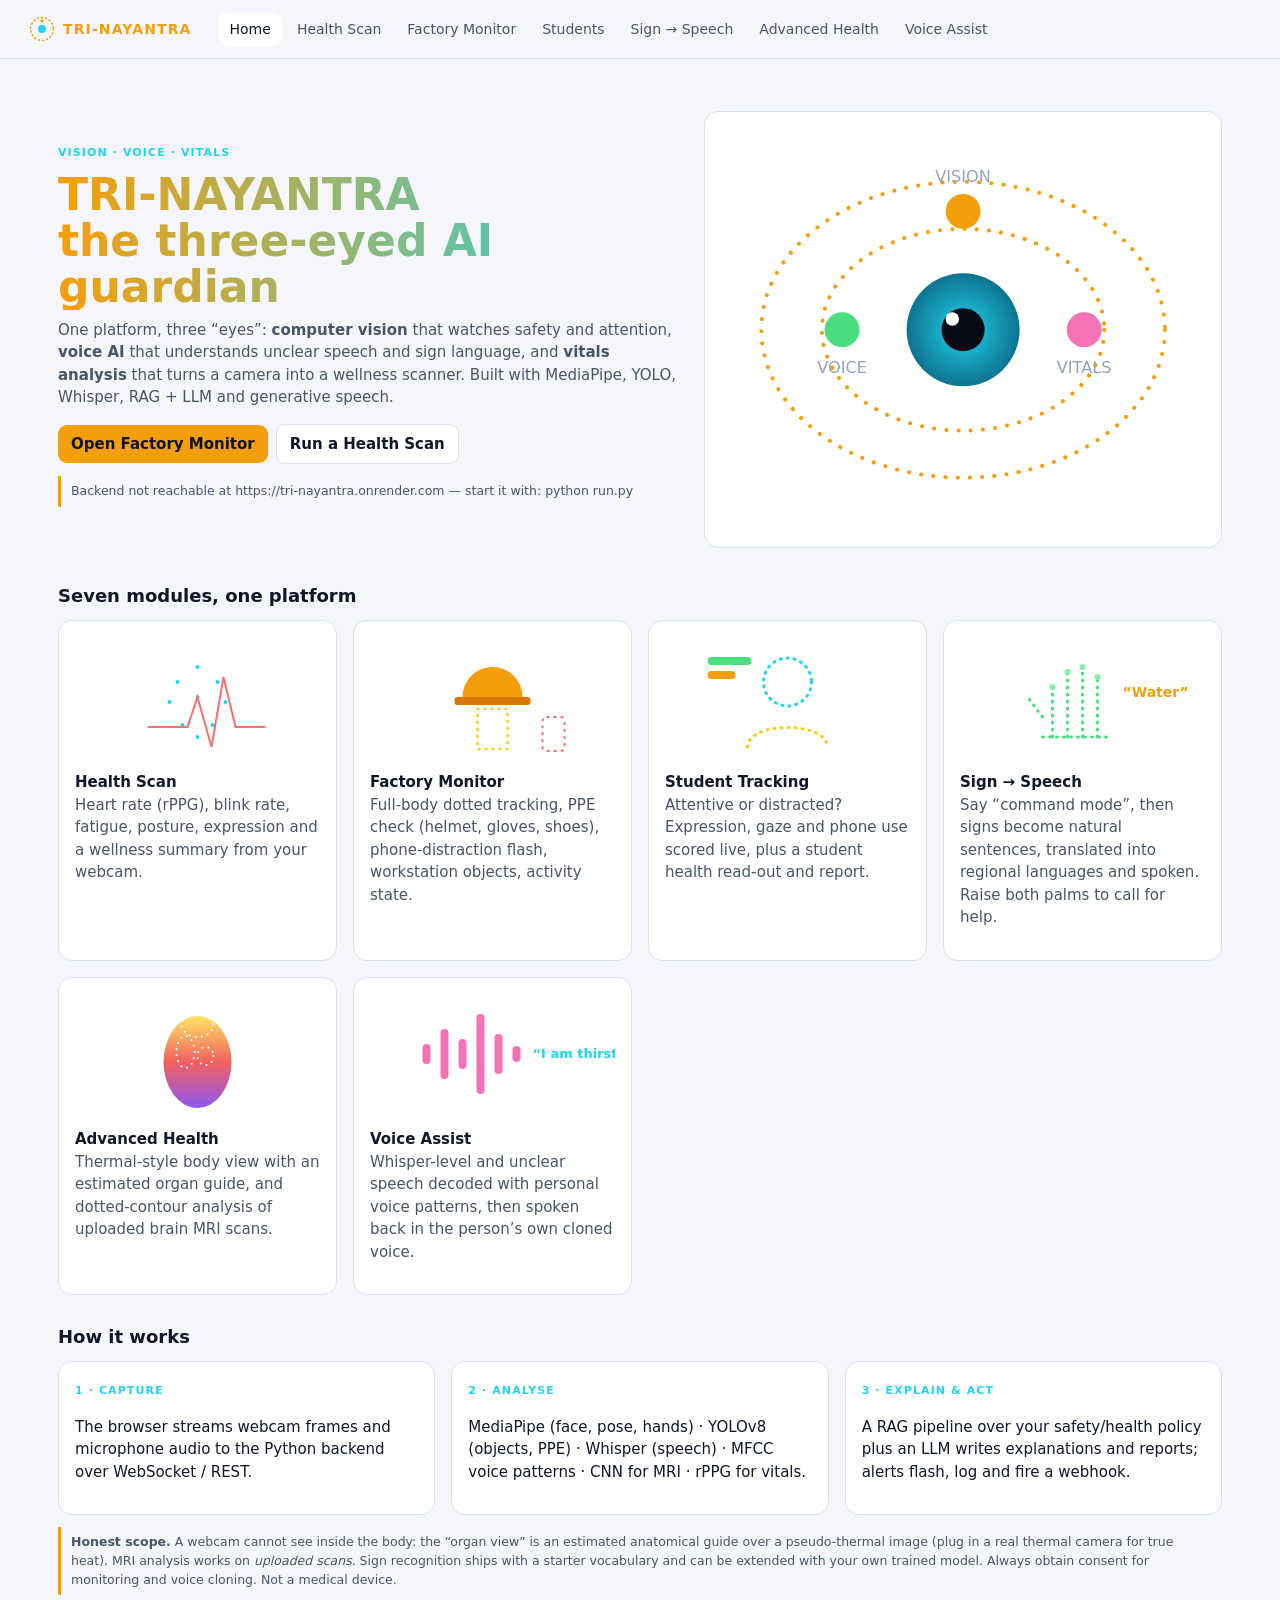
<file: frontend/index.html>
<!doctype html><html lang="en"><head><meta charset="utf-8"><meta name="viewport" content="width=device-width,initial-scale=1"><link rel="stylesheet" href="css/site.css"><title>TRI-NAYANTRA – Multipurpose AI Vision, Voice & Vitals</title></head><body><div id="nav"></div><main>
<section class="hero"><div><span class="tag">VISION · VOICE · VITALS</span><h1>TRI-NAYANTRA<br>the three-eyed AI guardian</h1>
<p class="sub">One platform, three “eyes”: <b>computer vision</b> that watches safety and attention, <b>voice AI</b> that understands unclear speech and sign language, and <b>vitals analysis</b> that turns a camera into a wellness scanner. Built with MediaPipe, YOLO, Whisper, RAG + LLM and generative speech.</p>
<div class="row"><a href="workplace.html"><button>Open Factory Monitor</button></a><a href="health.html"><button class="alt">Run a Health Scan</button></a></div>
<div id="st" class="note">Checking backend…</div></div>
<svg viewBox="0 0 360 300" class="card"><defs><radialGradient id="g"><stop offset="0" stop-color="#22d3ee"/><stop offset="1" stop-color="#0e7490"/></radialGradient></defs>
<g fill="none" stroke="#f59e0b" stroke-width="3" stroke-linecap="round" stroke-dasharray="0.1 9"><ellipse cx="180" cy="150" rx="150" ry="110"/><ellipse cx="180" cy="150" rx="105" ry="75"/></g>
<circle cx="180" cy="150" r="42" fill="url(#g)"/><circle cx="180" cy="150" r="16" fill="#070b14"/><circle cx="172" cy="142" r="5" fill="#fff"/>
<circle cx="180" cy="62" r="13" fill="#f59e0b"/><circle cx="90" cy="150" r="13" fill="#4ade80"/><circle cx="270" cy="150" r="13" fill="#f472b6"/>
<g font-size="12" fill="#94a3b8" text-anchor="middle"><text x="180" y="40">VISION</text><text x="90" y="182">VOICE</text><text x="270" y="182">VITALS</text></g></svg></section>

<h2>Seven modules, one platform</h2><div class="grid three">
<a class="card tile" href="health.html"><svg viewBox="0 0 200 120"><g fill="#22d3ee"><circle cx="100" cy="30" r="2"/><circle cx="80" cy="45" r="2"/><circle cx="120" cy="45" r="2"/><circle cx="72" cy="65" r="2"/><circle cx="128" cy="65" r="2"/><circle cx="85" cy="88" r="2"/><circle cx="115" cy="88" r="2"/><circle cx="100" cy="100" r="2"/><circle cx="100" cy="60" r="2"/></g><path d="M10 110h40l10-30 14 50 12-70 12 50h30" fill="none" stroke="#f87171" stroke-width="2" transform="translate(40 -20)"/></svg><b>Health Scan</b><p class="sub">Heart rate (rPPG), blink rate, fatigue, posture, expression and a wellness summary from your webcam.</p></a>
<a class="card tile" href="workplace.html"><svg viewBox="0 0 200 120"><path d="M70 60a30 30 0 0 1 60 0z" fill="#f59e0b"/><rect x="62" y="60" width="76" height="8" rx="3" fill="#d97706"/><rect x="85" y="72" width="30" height="40" fill="none" stroke="#facc15" stroke-width="2.5" stroke-dasharray="1 6" stroke-linecap="round"/><rect x="150" y="80" width="22" height="34" rx="4" fill="none" stroke="#f87171" stroke-width="2" stroke-dasharray="3 4"/></svg><b>Factory Monitor</b><p class="sub">Full-body dotted tracking, PPE check (helmet, gloves, shoes), phone-distraction flash, workstation objects, activity state.</p></a>
<a class="card tile" href="students.html"><svg viewBox="0 0 200 120"><circle cx="100" cy="45" r="24" fill="none" stroke="#22d3ee" stroke-width="3" stroke-dasharray="1 6" stroke-linecap="round"/><path d="M60 110c0-26 80-26 80 0" fill="none" stroke="#facc15" stroke-width="3" stroke-dasharray="1 6" stroke-linecap="round"/><rect x="20" y="20" width="44" height="8" rx="4" fill="#4ade80"/><rect x="20" y="34" width="28" height="8" rx="4" fill="#f59e0b"/></svg><b>Student Tracking</b><p class="sub">Attentive or distracted? Expression, gaze and phone use scored live, plus a student health read-out and report.</p></a>
<a class="card tile" href="gesture.html"><svg viewBox="0 0 200 120"><g fill="none" stroke="#4ade80" stroke-width="3" stroke-dasharray="1 6" stroke-linecap="round"><path d="M70 100V50M85 100V35M100 100V30M115 100V40M60 80l-15-20"/><path d="M60 100h70"/></g><g fill="#86efac"><circle cx="70" cy="50" r="3"/><circle cx="85" cy="35" r="3"/><circle cx="100" cy="30" r="3"/><circle cx="115" cy="40" r="3"/></g><text x="140" y="60" fill="#f59e0b" font-size="14" font-weight="700">“Water”</text></svg><b>Sign → Speech</b><p class="sub">Say “command mode”, then signs become natural sentences, translated into regional languages and spoken. Raise both palms to call for help.</p></a>
<a class="card tile" href="advanced.html"><svg viewBox="0 0 200 120"><defs><linearGradient id="h" x1="0" y1="1" x2="0" y2="0"><stop offset="0" stop-color="#7c3aed"/><stop offset=".5" stop-color="#ef4444"/><stop offset="1" stop-color="#fde047"/></linearGradient></defs><ellipse cx="100" cy="68" rx="34" ry="46" fill="url(#h)" opacity=".85"/><g fill="none" stroke="#fff" stroke-width="2" stroke-dasharray="0.1 6" stroke-linecap="round"><ellipse cx="100" cy="30" rx="16" ry="13"/><ellipse cx="108" cy="62" rx="8" ry="9"/><ellipse cx="88" cy="58" rx="9" ry="16"/></g></svg><b>Advanced Health</b><p class="sub">Thermal-style body view with an estimated organ guide, and dotted-contour analysis of uploaded brain MRI scans.</p></a>
<a class="card tile" href="voice.html"><svg viewBox="0 0 200 120"><g fill="#f472b6"><rect x="30" y="50" width="8" height="20" rx="4"/><rect x="48" y="35" width="8" height="50" rx="4"/><rect x="66" y="45" width="8" height="30" rx="4"/><rect x="84" y="20" width="8" height="80" rx="4"/><rect x="102" y="40" width="8" height="40" rx="4"/><rect x="120" y="52" width="8" height="16" rx="4"/></g><text x="140" y="64" fill="#22d3ee" font-size="13" font-weight="700">“I am thirsty”</text></svg><b>Voice Assist</b><p class="sub">Whisper-level and unclear speech decoded with personal voice patterns, then spoken back in the person’s own cloned voice.</p></a></div>

<h2 style="margin-top:28px">How it works</h2><div class="grid three">
<div class="card"><span class="tag">1 · CAPTURE</span><p>The browser streams webcam frames and microphone audio to the Python backend over WebSocket / REST.</p></div>
<div class="card"><span class="tag">2 · ANALYSE</span><p>MediaPipe (face, pose, hands) · YOLOv8 (objects, PPE) · Whisper (speech) · MFCC voice patterns · CNN for MRI · rPPG for vitals.</p></div>
<div class="card"><span class="tag">3 · EXPLAIN & ACT</span><p>A RAG pipeline over your safety/health policy plus an LLM writes explanations and reports; alerts flash, log and fire a webhook.</p></div></div>
<div class="note"><b>Honest scope.</b> A webcam cannot see inside the body: the “organ view” is an estimated anatomical guide over a pseudo-thermal image (plug in a real thermal camera for true heat). MRI analysis works on <i>uploaded scans</i>. Sign recognition ships with a starter vocabulary and can be extended with your own trained model. Always obtain consent for monitoring and voice cloning. Not a medical device.</div></main><script src="js/config.js"></script><script src="js/common.js"></script>
<script>TN.nav("index.html");TN.get("/api/status").then(s=>{st.innerHTML="Backend online · LLM: <b>"+s.llm+"</b> · MediaPipe: "+(s.mediapipe?"✓":"✗")+" · YOLO: "+(s.yolo?"✓":"✗")+" · PPE model: "+(s.ppe_model_file?"✓":"not installed")}).catch(()=>st.textContent="Backend not reachable at "+TN.api+" — start it with: python run.py")</script></body></html>
</file>
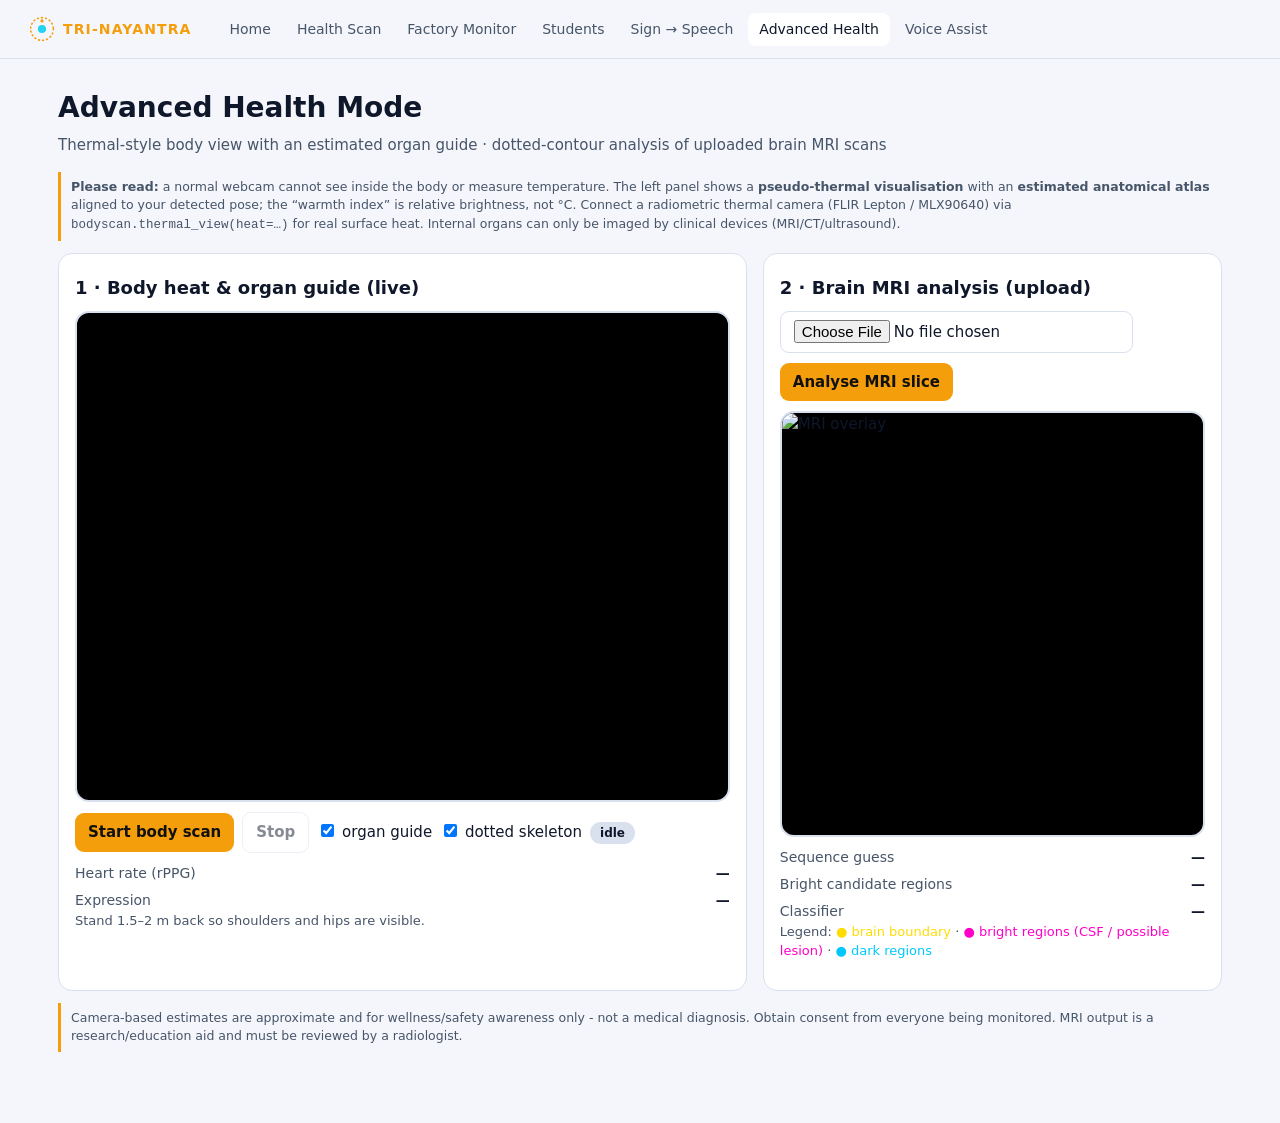
<file: frontend/advanced.html>
<!doctype html><html lang="en"><head><meta charset="utf-8"><meta name="viewport" content="width=device-width,initial-scale=1"><link rel="stylesheet" href="css/site.css"><title>Advanced Health · TRI-NAYANTRA</title></head><body><div id="nav"></div><main>
<h1>Advanced Health Mode</h1><p class="sub">Thermal-style body view with an estimated organ guide · dotted-contour analysis of uploaded brain MRI scans</p>
<div class="note"><b>Please read:</b> a normal webcam cannot see inside the body or measure temperature. The left panel shows a <b>pseudo-thermal visualisation</b> with an <b>estimated anatomical atlas</b> aligned to your detected pose; the “warmth index” is relative brightness, not °C. Connect a radiometric thermal camera (FLIR Lepton / MLX90640) via <code>bodyscan.thermal_view(heat=…)</code> for real surface heat. Internal organs can only be imaged by clinical devices (MRI/CT/ultrasound).</div>
<div class="grid two"><div class="card"><h2>1 · Body heat &amp; organ guide (live)</h2><div class="stage" id="stage"><video id="v" muted playsinline style="opacity:0"></video><canvas id="c"></canvas></div>
<div class="row"><button id="go">Start body scan</button><button class="alt" id="stop" disabled>Stop</button><label><input type="checkbox" id="org" checked> organ guide</label><label><input type="checkbox" id="skl" checked> dotted skeleton</label><span id="conn" class="pill">idle</span></div>
<div class="kv"><span>Heart rate (rPPG)</span><b id="hr">—</b><span>Expression</span><b id="ex">—</b></div><p class="sub" style="font-size:13px">Stand 1.5–2 m back so shoulders and hips are visible.</p></div>
<div class="card"><h2>2 · Brain MRI analysis (upload)</h2><input type="file" id="f" accept="image/*"><div class="row"><button id="an">Analyse MRI slice</button><span id="ms" class="sub"></span></div>
<div class="stage" style="aspect-ratio:1"><img id="mi" alt="MRI overlay"></div>
<div class="kv" style="margin-top:10px"><span>Sequence guess</span><b id="sq">—</b><span>Bright candidate regions</span><b id="bc">—</b><span>Classifier</span><b id="cl">—</b></div><div id="nt" class="sub" style="font-size:13px"></div>
<p class="sub" style="font-size:13px">Legend: <span style="color:#ffdc00">● brain boundary</span> · <span style="color:#ff00c8">● bright regions (CSF / possible lesion)</span> · <span style="color:#00c8ff">● dark regions</span></p></div></div>
<div class="note" id="disc"></div></main><script src="js/config.js"></script><script src="js/common.js"></script>
<script>TN.nav("advanced.html");disc.textContent=TN.disclaimer+" MRI output is a research/education aid and must be reviewed by a radiologist.";let S;
go.onclick=async()=>{await TN.startCam(v);go.disabled=true;stop.disabled=false;
S=TN.stream({mode:"advanced",video:v,canvas:c,fps:4,onState:s=>conn.textContent=s,onResult:(r,x)=>{ if(r.error){conn.textContent=r.error.slice(0,60);return}
 TN.set("hr",r.hr?.bpm?r.hr.bpm+" bpm":"measuring…");TN.set("ex",r.face?.expression);
 const draw=()=>{ if(skl.checked){TN.drawPerson(x,r,{face:true,labels:false})} if(org.checked)(r.organs||[]).forEach((o,i)=>TN.ellipse(x,o,["#f472b6","#ef4444","#60a5fa","#60a5fa","#a3e635","#fbbf24","#fb923c"][i%7])) };
 if(r.thermal){const im=new Image();im.onload=()=>{x.globalAlpha=1;x.drawImage(im,0,0,c.width,c.height);draw()};im.src=r.thermal}else draw();}});};
stop.onclick=()=>{S?.stop();TN.stopCam(v);go.disabled=false;stop.disabled=true};
an.onclick=async()=>{if(!f.files[0])return ms.textContent="Choose an image first";ms.textContent="Analysing…";const fd=new FormData();fd.append("file",f.files[0]);
 try{const r=await(await TN.form("/api/mri/analyze",fd)).json();mi.src=r.overlay;TN.set("sq",r.sequence_guess);TN.set("bc",r.bright_candidate_regions);
 TN.set("cl",r.classification?r.classification.label+" ("+Math.round(Math.max(...Object.values(r.classification.probs))*100)+"%)":"model not installed");nt.textContent=r.notes.join(" ");ms.textContent=""}catch(e){ms.textContent=e.message}};</script></body></html>
</file>
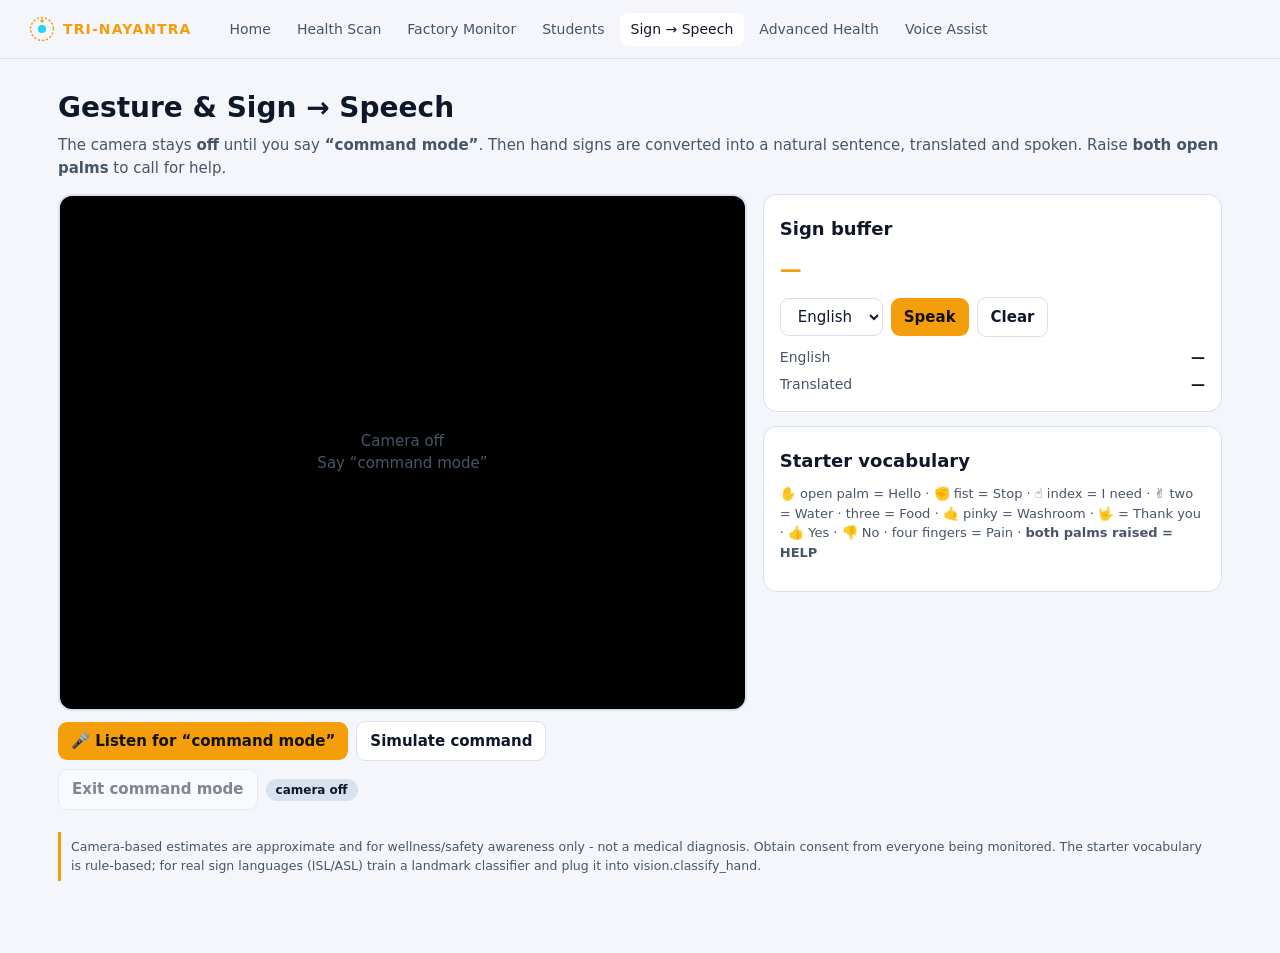
<file: frontend/gesture.html>
<!doctype html><html lang="en"><head><meta charset="utf-8"><meta name="viewport" content="width=device-width,initial-scale=1"><link rel="stylesheet" href="css/site.css"><title>Sign → Speech · TRI-NAYANTRA</title></head><body><div id="nav"></div><main>
<h1>Gesture & Sign → Speech</h1><p class="sub">The camera stays <b>off</b> until you say <b>“command mode”</b>. Then hand signs are converted into a natural sentence, translated and spoken. Raise <b>both open palms</b> to call for help.</p>
<div class="grid two"><div><div class="stage" id="stage"><video id="v" muted playsinline></video><canvas id="c"></canvas><div class="flash-msg"></div><div id="off" style="position:absolute;inset:0;display:grid;place-items:center;color:var(--mute);text-align:center">Camera off<br>Say “command mode”</div></div>
<div class="row"><button id="mic">🎤 Listen for “command mode”</button><button class="alt" id="sim">Simulate command</button><button class="alt" id="exit" disabled>Exit command mode</button><span id="conn" class="pill">camera off</span></div><div id="heard" class="sub"></div></div>
<div><div class="card"><h2>Sign buffer</h2><div id="buf" style="font-size:22px;min-height:34px;font-weight:700;color:var(--a)">—</div>
<div class="row"><select id="lang"></select><button id="say">Speak</button><button class="alt" id="clr">Clear</button></div>
<div class="kv"><span>English</span><b id="en" style="text-align:right">—</b><span>Translated</span><b id="tr" style="text-align:right">—</b></div></div>
<div class="card" style="margin-top:14px"><h2>Starter vocabulary</h2><p class="sub" style="font-size:13px">✋ open palm = Hello · ✊ fist = Stop · ☝ index = I need · ✌ two = Water · three = Food · 🤙 pinky = Washroom · 🤟 = Thank you · 👍 Yes · 👎 No · four fingers = Pain · <b>both palms raised = HELP</b></p></div></div></div>
<div class="note" id="disc"></div></main><script src="js/config.js"></script><script src="js/common.js"></script>
<script>TN.nav("gesture.html");disc.textContent=TN.disclaimer+" The starter vocabulary is rule-based; for real sign languages (ISL/ASL) train a landmark classifier and plug it into vision.classify_hand.";TN.langs(lang);
let S=null,tokens=[],cand=null,cnt=0,helpAt=0;
async function enter(){ if(S)return; off.style.display="none";exit.disabled=false;await TN.startCam(v);
 S=TN.stream({mode:"gesture",video:v,canvas:c,fps:8,onState:s=>conn.textContent="command mode · "+s,onResult:(r,x)=>{ if(r.error){heard.textContent=r.error;return}
  TN.drawPerson(x,r,{face:true});const g=(r.hands||[]).map(h=>h.gesture).find(Boolean);
  if(g&&g===cand){if(++cnt===6&&tokens[tokens.length-1]!==g){tokens.push(g);buf.textContent=tokens.join("  ›  ")}}else{cand=g;cnt=0}
  if(r.help_signal&&Date.now()-helpAt>8000){helpAt=Date.now();TN.beep();TN.post("/api/alert",{kind:"help",detail:"Help gesture on gesture page"});const t="I need help, please come quickly";TN.speak(t,lang.value==="en"?"en":lang.value);}
  TN.flash(stage,r.help_signal,"🆘 HELP REQUESTED");}});}
function leave(){S?.stop();S=null;TN.stopCam(v);off.style.display="grid";exit.disabled=true;conn.textContent="camera off"}
async function listen(){heard.textContent="Listening 4 s…";try{const b=await TN.record(4000);const fd=new FormData();fd.append("file",b,"c.webm");const r=await(await TN.form("/api/speech/command",fd)).json();heard.textContent='Heard: "'+r.text+'"';if(r.command_mode)enter();if(r.exit)leave();}catch(e){heard.textContent="Speech error: "+e.message}}
mic.onclick=listen;sim.onclick=enter;exit.onclick=leave;clr.onclick=()=>{tokens=[];buf.textContent="—"};
say.onclick=async()=>{if(!tokens.length)return;const r=await TN.post("/api/gesture/compose",{tokens,lang:lang.value});en.textContent=r.english;tr.textContent=r.translated;TN.speak(r.translated,lang.value)};</script></body></html>
</file>
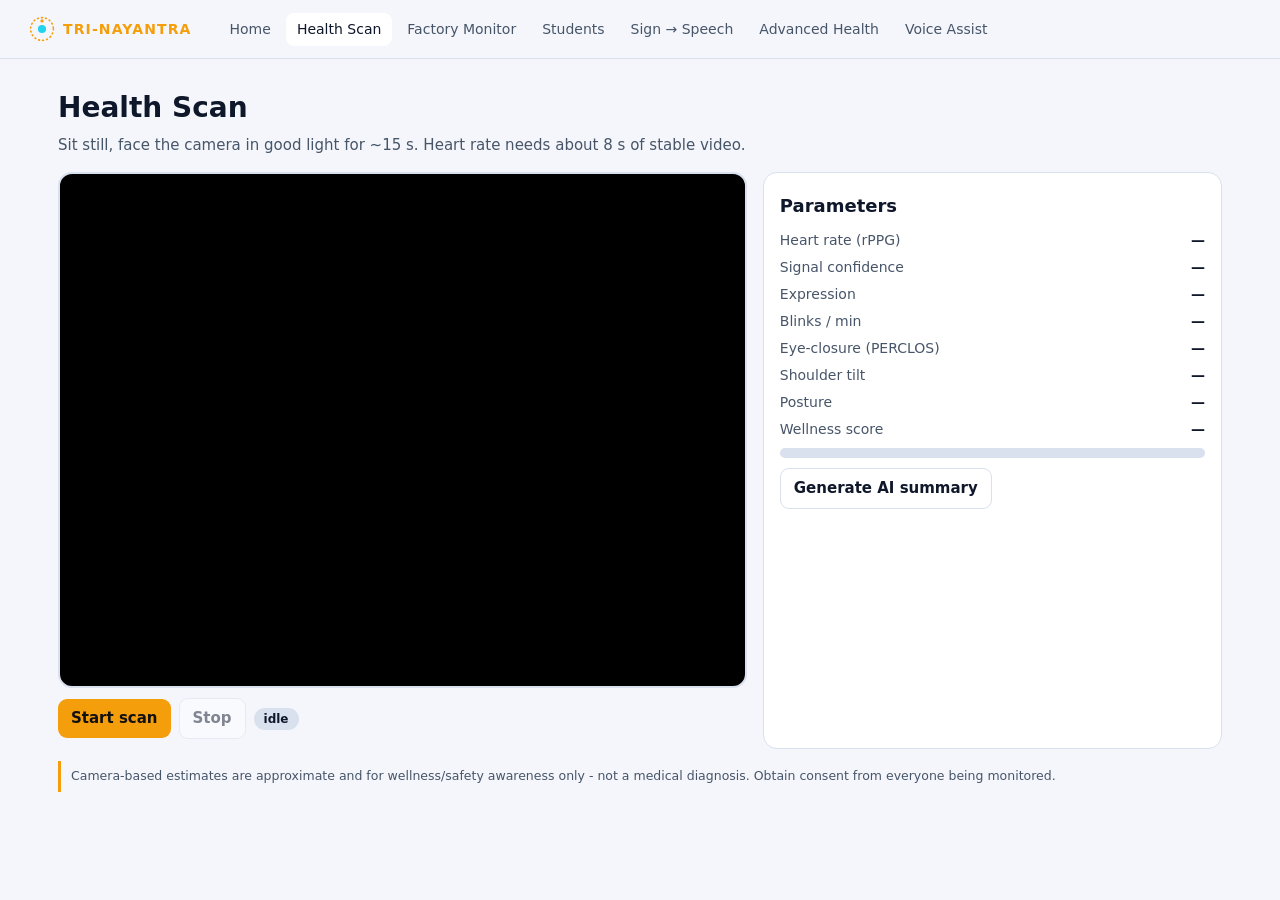
<file: frontend/health.html>
<!doctype html><html lang="en"><head><meta charset="utf-8"><meta name="viewport" content="width=device-width,initial-scale=1"><link rel="stylesheet" href="css/site.css"><title>Health Scan · TRI-NAYANTRA</title></head><body><div id="nav"></div><main>
<h1>Health Scan</h1><p class="sub">Sit still, face the camera in good light for ~15 s. Heart rate needs about 8 s of stable video.</p>
<div class="grid two"><div><div class="stage" id="stage"><video id="v" muted playsinline></video><canvas id="c"></canvas><div class="flash-msg"></div></div>
<div class="row"><button id="go">Start scan</button><button class="alt" id="stop" disabled>Stop</button><span id="conn" class="pill">idle</span></div></div>
<div class="card"><h2>Parameters</h2><div class="kv">
<span>Heart rate (rPPG)</span><b id="hr">—</b><span>Signal confidence</span><b id="hc">—</b><span>Expression</span><b id="ex">—</b>
<span>Blinks / min</span><b id="bl">—</b><span>Eye-closure (PERCLOS)</span><b id="pc">—</b><span>Shoulder tilt</span><b id="tl">—</b>
<span>Posture</span><b id="po">—</b><span>Wellness score</span><b id="ws">—</b></div><div class="bar" style="margin-top:8px"><i id="wb" style="width:0"></i></div>
<div class="row"><button id="sum" class="alt">Generate AI summary</button></div><div id="out" class="chat"></div></div></div>
<div class="note" id="disc"></div></main><script src="js/config.js"></script><script src="js/common.js"></script>
<script>TN.nav("health.html");disc.textContent=TN.disclaimer;let S,last={};
go.onclick=async()=>{await TN.startCam(v);go.disabled=true;stop.disabled=false;
S=TN.stream({mode:"health",video:v,canvas:c,fps:6,onState:s=>conn.textContent=s,onResult:(r,x)=>{ if(r.error){out.textContent=r.error;return}
 TN.drawPerson(x,r,{labels:false});last=r;const f=r.face||{},p=r.posture||{};
 TN.set("hr",r.hr?.bpm?r.hr.bpm+" bpm":(r.hr?"measuring… "+r.hr.warming_up_s+"s":"—"));TN.set("hc",r.hr?Math.round(r.hr.confidence*100)+"%":"—");
 TN.set("ex",f.expression);TN.set("bl",f.blinks_per_min);TN.set("pc",f.perclos!=null?Math.round(f.perclos*100)+"%":"—");
 TN.set("tl",p.shoulder_tilt_deg!=null?p.shoulder_tilt_deg+"°":"—");TN.set("po",p.slouching===undefined?"—":p.slouching?"slouching":"good");
 let w=100;if(f.perclos>.3)w-=25;if(p.slouching)w-=15;if(Math.abs(p.shoulder_tilt_deg||0)>8)w-=10;if(r.hr?.bpm&&(r.hr.bpm>100||r.hr.bpm<50))w-=15;if(f.expression==="stressed/frowning")w-=10;
 TN.set("ws",r.face?w+" / 100":"—");wb.style.width=(r.face?w:0)+"%";}});};
stop.onclick=()=>{S?.stop();TN.stopCam(v);go.disabled=false;stop.disabled=true};
sum.onclick=async()=>{out.textContent="Thinking…";const r=await TN.post("/api/assistant/ask",{question:"Give a short wellness summary and 3 practical tips for these readings. Do not diagnose.",context:JSON.stringify({hr:last.hr,face:last.face,posture:last.posture})});out.textContent=r.answer}</script></body></html>
</file>
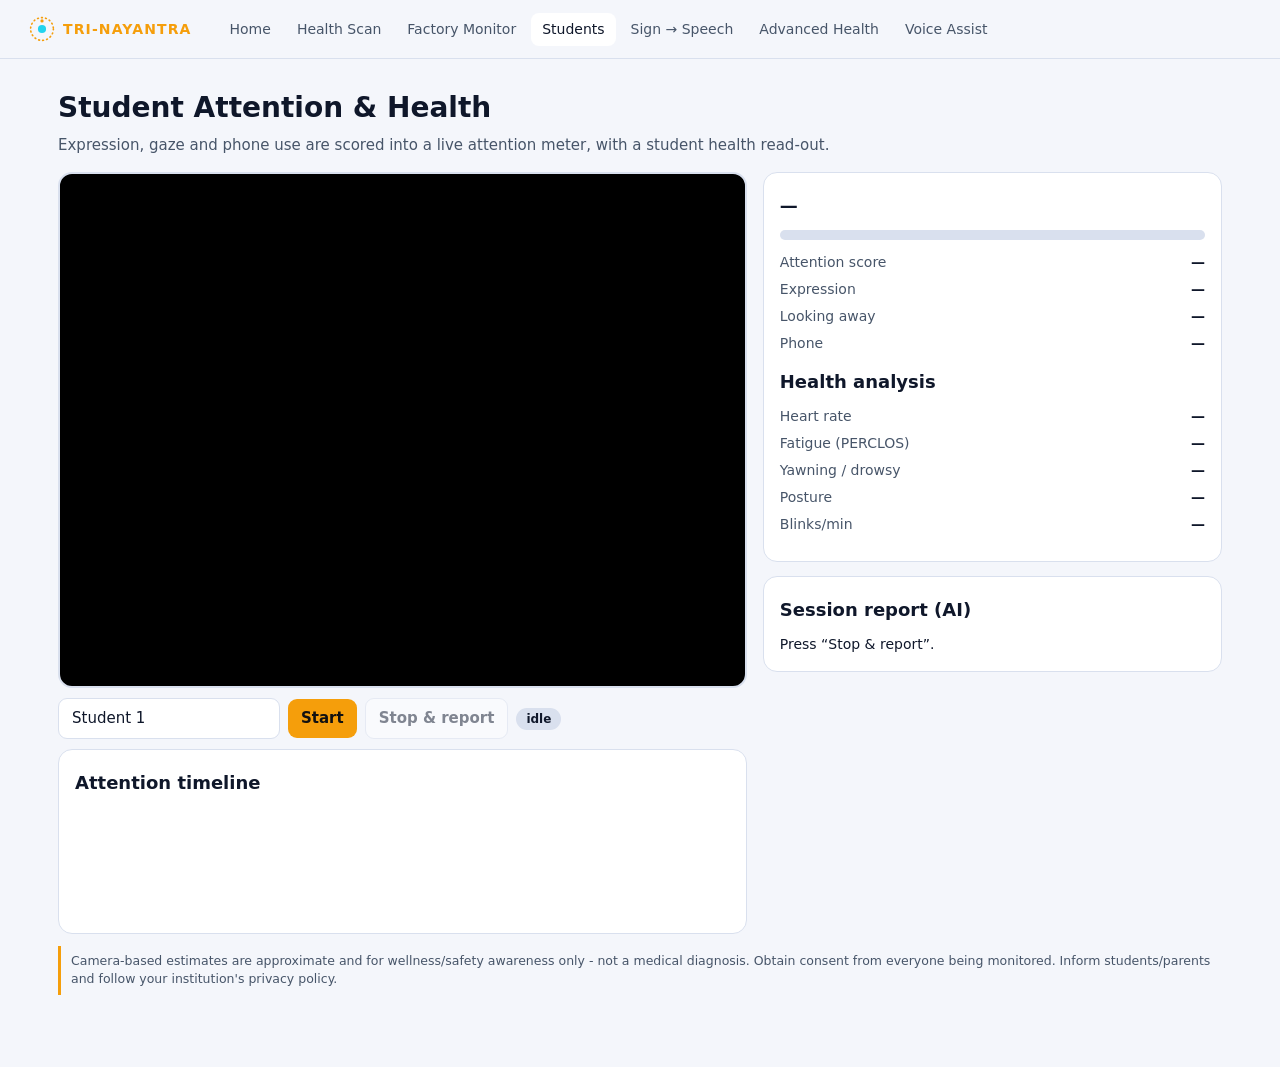
<file: frontend/students.html>
<!doctype html><html lang="en"><head><meta charset="utf-8"><meta name="viewport" content="width=device-width,initial-scale=1"><link rel="stylesheet" href="css/site.css"><title>Student Tracking · TRI-NAYANTRA</title></head><body><div id="nav"></div><main>
<h1>Student Attention & Health</h1><p class="sub">Expression, gaze and phone use are scored into a live attention meter, with a student health read-out.</p>
<div class="grid two"><div><div class="stage" id="stage"><video id="v" muted playsinline></video><canvas id="c"></canvas><div class="flash-msg"></div></div>
<div class="row"><input id="nm" placeholder="Student name" value="Student 1"><button id="go">Start</button><button class="alt" id="stop" disabled>Stop &amp; report</button><span id="conn" class="pill">idle</span></div>
<div class="card"><h2>Attention timeline</h2><canvas id="tl" width="700" height="110" style="width:100%"></canvas></div></div>
<div><div class="card"><h2 id="stt">—</h2><div class="bar"><i id="ab" style="width:0"></i></div><div class="kv" style="margin-top:12px">
<span>Attention score</span><b id="as">—</b><span>Expression</span><b id="ex">—</b><span>Looking away</span><b id="aw">—</b><span>Phone</span><b id="ph">—</b></div>
<h2 style="margin-top:14px">Health analysis</h2><div class="kv"><span>Heart rate</span><b id="hr">—</b><span>Fatigue (PERCLOS)</span><b id="pc">—</b><span>Yawning / drowsy</span><b id="dz">—</b><span>Posture</span><b id="po">—</b><span>Blinks/min</span><b id="bl">—</b></div>
<div id="al" style="margin-top:10px"></div></div><div class="card" style="margin-top:14px"><h2>Session report (AI)</h2><div id="rep" class="chat">Press “Stop &amp; report”.</div></div></div></div>
<div class="note" id="disc"></div></main><script src="js/config.js"></script><script src="js/common.js"></script>
<script>TN.nav("students.html");disc.textContent=TN.disclaimer+" Inform students/parents and follow your institution's privacy policy.";
let S,hist=[],n=0,agg={att:0,dist:0,phone:0,yawn:0,frames:0},last={};
function plot(){const x=tl.getContext("2d"),W=tl.width,H=tl.height;x.clearRect(0,0,W,H);x.strokeStyle="#22d3ee";x.lineWidth=2;x.beginPath();hist.forEach((v,i)=>{const px=i/Math.max(1,hist.length-1)*W,py=H-v/100*H;i?x.lineTo(px,py):x.moveTo(px,py)});x.stroke();x.setLineDash([2,6]);x.strokeStyle="#f59e0b";x.beginPath();x.moveTo(0,H*.3);x.lineTo(W,H*.3);x.stroke();x.setLineDash([])}
go.onclick=async()=>{hist=[];agg={att:0,dist:0,phone:0,yawn:0,frames:0};await TN.startCam(v);go.disabled=true;stop.disabled=false;
S=TN.stream({mode:"student",video:v,canvas:c,fps:5,onState:s=>conn.textContent=s,onResult:(r,x)=>{ if(r.error){al.innerHTML='<div class="alert warn">'+r.error+'</div>';return}
 last=r;TN.drawPerson(x,r);(r.objects||[]).filter(o=>o.label==="cell phone").forEach(o=>TN.box(x,o.box,"phone","#f87171"));
 const f=r.face||{},p=r.posture||{};stt.textContent=r.state;stt.className=r.state==="attentive"?"ok":r.state==="distracted"?"bad":"warn";ab.style.width=r.attention+"%";
 TN.set("as",r.attention+" / 100");TN.set("ex",f.expression);TN.set("aw",f.looking_away||f.looking_down?"yes ("+r.away_for_s+"s)":"no");TN.set("ph",r.phone?.in_use?"IN USE":"no");
 TN.set("hr",r.hr?.bpm?r.hr.bpm+" bpm":"measuring…");TN.set("pc",f.perclos!=null?Math.round(f.perclos*100)+"%":"—");TN.set("dz",["yawning","drowsy"].includes(f.expression)?"yes":"no");TN.set("po",p.slouching===undefined?"—":p.slouching?"slouching":"good");TN.set("bl",f.blinks_per_min);
 al.innerHTML=(r.alerts||[]).map(a=>'<div class="alert warn">'+a.text+'</div>').join("");TN.flash(stage,r.phone?.in_use,"📵 DISTRACTED – USING PHONE");
 if(++n%3==0){hist.push(r.attention);if(hist.length>120)hist.shift();plot()}
 agg.frames++;if(r.state==="attentive")agg.att++;if(r.state==="distracted")agg.dist++;if(r.phone?.in_use)agg.phone++;if(["yawning","drowsy"].includes(f.expression))agg.yawn++;}});};
stop.onclick=async()=>{S?.stop();TN.stopCam(v);go.disabled=false;stop.disabled=true;TN.flash(stage,false);const F=Math.max(1,agg.frames);rep.textContent="Generating…";
 const r=await TN.post("/api/report",{kind:"student attention and wellness",data:{student:nm.value,minutes:+(F/5/60).toFixed(1),pct_attentive:Math.round(agg.att/F*100),pct_distracted:Math.round(agg.dist/F*100),pct_phone_use:Math.round(agg.phone/F*100),pct_drowsy_or_yawning:Math.round(agg.yawn/F*100),last_hr:last.hr?.bpm}}).catch(()=>({report:"Backend error"}));rep.textContent=r.report};</script></body></html>
</file>
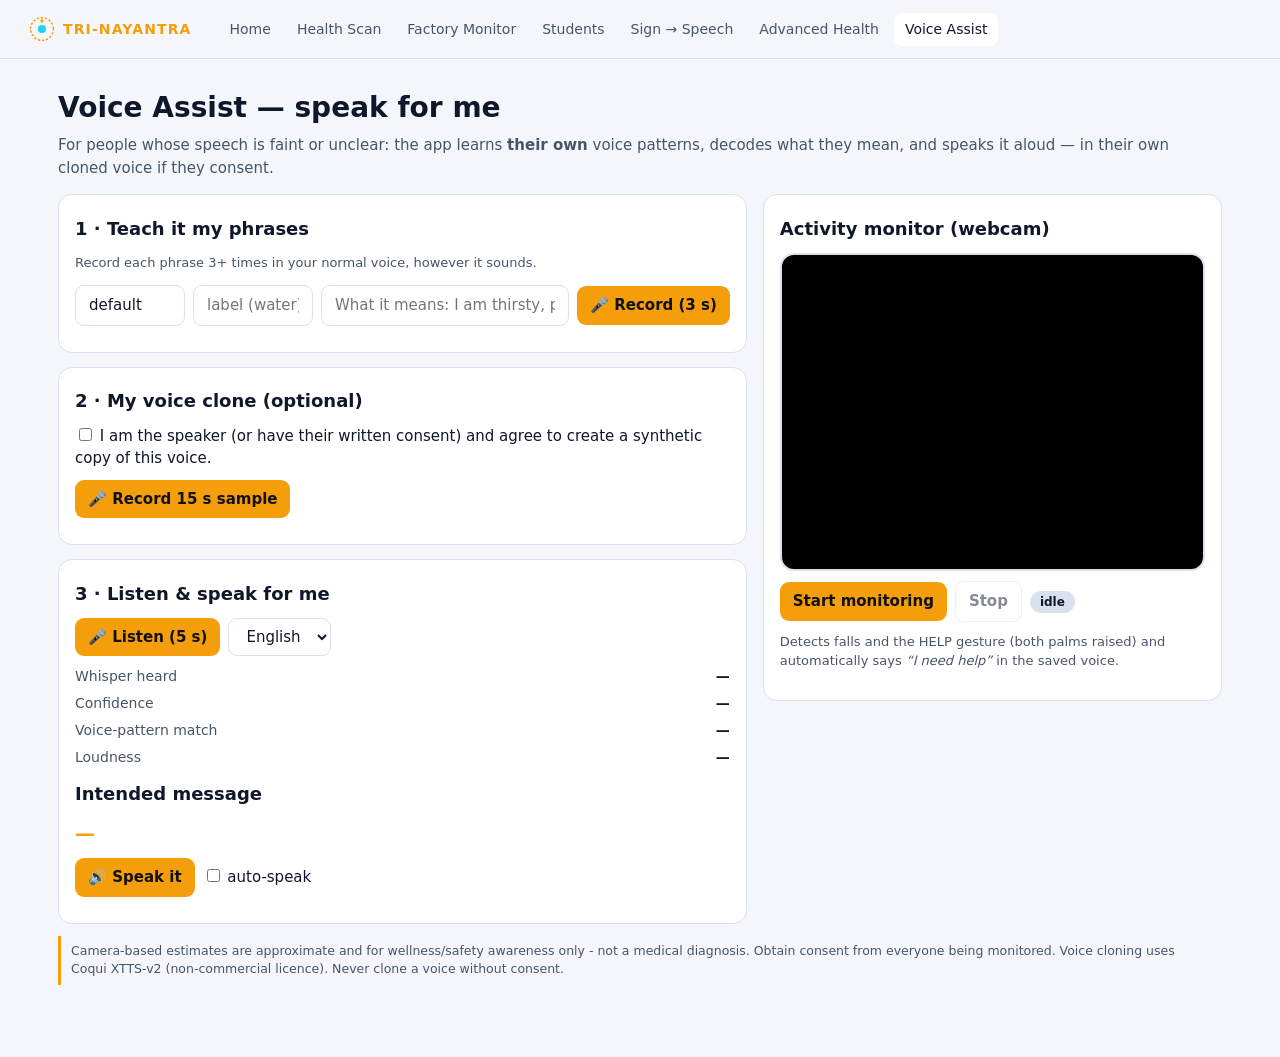
<file: frontend/voice.html>
<!doctype html><html lang="en"><head><meta charset="utf-8"><meta name="viewport" content="width=device-width,initial-scale=1"><link rel="stylesheet" href="css/site.css"><title>Voice Assist · TRI-NAYANTRA</title></head><body><div id="nav"></div><main>
<h1>Voice Assist — speak for me</h1><p class="sub">For people whose speech is faint or unclear: the app learns <b>their own</b> voice patterns, decodes what they mean, and speaks it aloud — in their own cloned voice if they consent.</p>
<div class="grid two"><div>
<div class="card"><h2>1 · Teach it my phrases</h2><p class="sub" style="font-size:13px">Record each phrase 3+ times in your normal voice, however it sounds.</p>
<div class="row"><input id="user" value="default" style="width:110px" title="profile name"><input id="lab" placeholder="label (water)" style="width:120px"><input id="phr" placeholder="What it means: I am thirsty, please bring water" style="flex:1"><button id="enr">🎤 Record (3 s)</button></div><div id="enm" class="sub"></div></div>
<div class="card" style="margin-top:14px"><h2>2 · My voice clone (optional)</h2><label><input type="checkbox" id="cons"> I am the speaker (or have their written consent) and agree to create a synthetic copy of this voice.</label>
<div class="row"><button id="cln">🎤 Record 15 s sample</button><span id="clm" class="sub"></span></div></div>
<div class="card" style="margin-top:14px"><h2>3 · Listen &amp; speak for me</h2><div class="row"><button id="lis">🎤 Listen (5 s)</button><select id="lang"></select></div>
<div class="kv"><span>Whisper heard</span><b id="h1" style="text-align:right">—</b><span>Confidence</span><b id="h2">—</b><span>Voice-pattern match</span><b id="h3" style="text-align:right">—</b><span>Loudness</span><b id="h4">—</b></div>
<h2 style="margin-top:12px">Intended message</h2><div id="int" style="font-size:20px;font-weight:700;color:var(--a);min-height:30px">—</div><div class="sub" id="how"></div>
<div class="row"><button id="spk">🔊 Speak it</button><label><input type="checkbox" id="auto"> auto-speak</label></div><audio id="au" hidden></audio></div></div>
<div><div class="card"><h2>Activity monitor (webcam)</h2><div class="stage" id="stage"><video id="v" muted playsinline></video><canvas id="c"></canvas><div class="flash-msg"></div></div>
<div class="row"><button id="go">Start monitoring</button><button class="alt" id="stop" disabled>Stop</button><span id="conn" class="pill">idle</span></div>
<p class="sub" style="font-size:13px">Detects falls and the HELP gesture (both palms raised) and automatically says <i>“I need help”</i> in the saved voice.</p><div id="al"></div></div></div></div>
<div class="note" id="disc"></div></main><script src="js/config.js"></script><script src="js/common.js"></script>
<script>TN.nav("voice.html");disc.textContent=TN.disclaimer+" Voice cloning uses Coqui XTTS-v2 (non-commercial licence). Never clone a voice without consent.";TN.langs(lang);let S,helpAt=0;
const U=()=>user.value||"default";
async function say(text){const l=lang.value;let t=text;if(l!=="en"){t=(await TN.post("/api/translate",{text,lang:l}).catch(()=>({text})) ).text}
 if(l==="en"||l==="hi"){const r=await fetch(TN.api+"/api/voice/speak",{method:"POST",headers:{"Content-Type":"application/json"},body:JSON.stringify({user:U(),text:t,lang:l})}).catch(()=>null);
  if(r&&r.status===200){au.src=URL.createObjectURL(await r.blob());au.play();return}}
 TN.speak(t,l)}
enr.onclick=async()=>{if(!lab.value||!phr.value)return enm.textContent="Enter a label and meaning";enm.textContent="Recording…";const b=await TN.record(3000);const fd=new FormData();fd.append("user",U());fd.append("label",lab.value);fd.append("phrase",phr.value);fd.append("file",b,"e.webm");
 try{const r=await(await TN.form("/api/voice/enroll",fd)).json();enm.textContent="Saved sample #"+r.samples+" for “"+r.label+"”"}catch(e){enm.textContent=e.message}};
cln.onclick=async()=>{if(!cons.checked)return clm.textContent="Consent is required";clm.textContent="Recording 15 s — read any text aloud…";const b=await TN.record(15000);const fd=new FormData();fd.append("user",U());fd.append("consent","true");fd.append("file",b,"c.webm");
 try{const r=await(await TN.form("/api/voice/clone-enroll",fd)).json();clm.textContent="Voice sample saved ("+r.seconds+" s)"}catch(e){clm.textContent=e.message}};
lis.onclick=async()=>{int.textContent="Listening…";const b=await TN.record(5000);const fd=new FormData();fd.append("user",U());fd.append("file",b,"i.webm");
 try{const r=await(await TN.form("/api/voice/interpret",fd)).json();TN.set("h1",r.asr.text||"(nothing)");TN.set("h2",Math.round(r.asr.confidence*100)+"%");TN.set("h3",r.personal_match?r.personal_match.label+" ("+r.personal_match.score+")":"no profile");TN.set("h4",r.loudness_rms);int.textContent=r.intended;how.textContent=r.method||"";if(auto.checked)say(r.intended)}catch(e){int.textContent="Error: "+e.message}};
spk.onclick=()=>say(int.textContent);
go.onclick=async()=>{await TN.startCam(v);go.disabled=true;stop.disabled=false;S=TN.stream({mode:"care",video:v,canvas:c,fps:6,onState:s=>conn.textContent=s,onResult:(r,x)=>{ if(r.error){al.innerHTML='<div class="alert warn">'+r.error+'</div>';return}
 TN.drawPerson(x,r);const bad=r.help_signal||r.fall;TN.flash(stage,bad,r.fall?"⚠ POSSIBLE FALL":"🆘 HELP REQUESTED");al.innerHTML=(r.alerts||[]).map(a=>'<div class="alert">'+a.text+'</div>').join("");
 if(bad&&Date.now()-helpAt>10000){helpAt=Date.now();TN.beep();say("I need help, please come quickly")}}})};
stop.onclick=()=>{S?.stop();TN.stopCam(v);go.disabled=false;stop.disabled=true;TN.flash(stage,false)};</script></body></html>
</file>
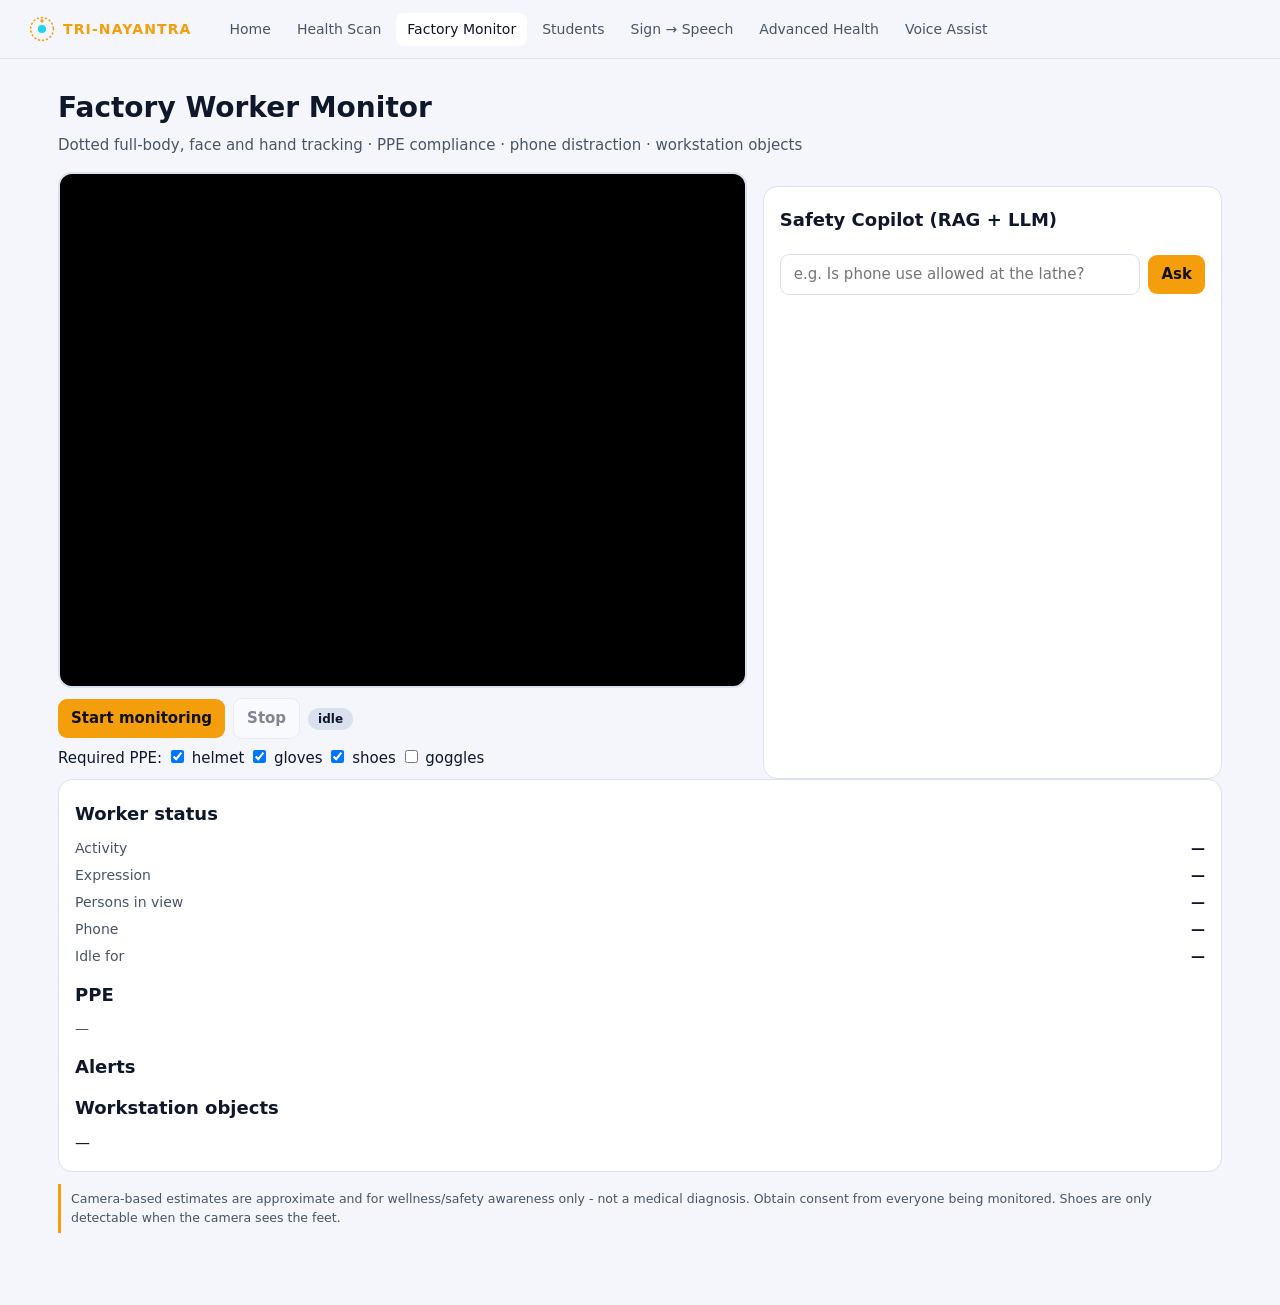
<file: frontend/workplace.html>
<!doctype html><html lang="en"><head><meta charset="utf-8"><meta name="viewport" content="width=device-width,initial-scale=1"><link rel="stylesheet" href="css/site.css"><title>Factory Monitor · TRI-NAYANTRA</title></head><body><div id="nav"></div><main>
<h1>Factory Worker Monitor</h1><p class="sub">Dotted full-body, face and hand tracking · PPE compliance · phone distraction · workstation objects</p>
<div class="grid two"><div><div class="stage" id="stage"><video id="v" muted playsinline></video><canvas id="c"></canvas><div class="flash-msg"></div></div>
<div class="row"><button id="go">Start monitoring</button><button class="alt" id="stop" disabled>Stop</button><span id="conn" class="pill">idle</span>
<label>Required PPE: <label><input type="checkbox" class="rq" value="helmet" checked> helmet</label> <label><input type="checkbox" class="rq" value="gloves" checked> gloves</label> <label><input type="checkbox" class="rq" value="shoes" checked> shoes</label> <label><input type="checkbox" class="rq" value="goggles"> goggles</label></label></div></div>
<div class="card" style="margin-top:14px"><h2>Safety Copilot (RAG + LLM)</h2><div id="chat" class="chat"></div><div class="row"><input id="q" style="flex:1" placeholder="e.g. Is phone use allowed at the lathe?"><button id="ask">Ask</button></div></div></div>
<div><div class="card"><h2>Worker status</h2><div class="kv"><span>Activity</span><b id="st">—</b><span>Expression</span><b id="ex">—</b><span>Persons in view</span><b id="pn">—</b><span>Phone</span><b id="ph">—</b><span>Idle for</span><b id="id">—</b></div>
<h2 style="margin-top:14px">PPE</h2><div class="kv" id="ppe"><span>—</span><b></b></div><div id="ppenote" class="note" style="display:none">PPE model not installed – run <code>python download_models.py --ppe</code></div>
<h2 style="margin-top:14px">Alerts</h2><div id="al"></div><h2 style="margin-top:14px">Workstation objects</h2><div id="ob" class="sub">—</div></div></div></div>
<div class="note" id="disc"></div></main><script src="js/config.js"></script><script src="js/common.js"></script>
<script>TN.nav("workplace.html");disc.textContent=TN.disclaimer+" Shoes are only detectable when the camera sees the feet.";let S,last={};
const req=()=>[...document.querySelectorAll(".rq:checked")].map(e=>e.value);document.querySelectorAll(".rq").forEach(e=>e.onchange=()=>S?.send({required:req()}));
go.onclick=async()=>{await TN.startCam(v);go.disabled=true;stop.disabled=false;
S=TN.stream({mode:"workplace",video:v,canvas:c,fps:4,cfg:{required:req()},onState:s=>conn.textContent=s,onResult:(r,x)=>{ if(r.error){al.innerHTML='<div class="alert warn">'+r.error+'</div>';return}
 last=r;TN.drawPerson(x,r);(r.objects||[]).filter(o=>o.label!=="person").forEach(o=>TN.box(x,o.box,o.label+" "+Math.round(o.conf*100)+"%",o.label==="cell phone"?"#f87171":"#fb923c"));
 (r.objects||[]).filter(o=>o.label==="person").forEach(o=>TN.box(x,o.box,"worker","#38bdf8"));(r.ppe_raw||[]).forEach(o=>TN.box(x,o.box,o.label,o.label.startsWith("no")?"#ef4444":"#22c55e"));
 TN.set("st",r.state);TN.set("ex",r.face?.expression);TN.set("pn",r.persons);TN.set("ph",r.phone?.in_use?"IN USE":r.phone?.present?"on desk":"none");TN.set("id",r.idle_s+" s");
 document.getElementById("ppenote").style.display=r.ppe_model===false?"block":"none";
 ppe.innerHTML=r.ppe?Object.entries(r.ppe).map(([k,v])=>'<span>'+k+'</span><b class="'+(v==="ok"?"ok":v==="missing"?"bad":"warn")+'">'+(v==="ok"?"✓ worn":v==="missing"?"✗ MISSING":"not visible")+'</b>').join(""):"<span>PPE model off</span><b></b>";
 al.innerHTML=(r.alerts||[]).map(a=>'<div class="alert '+(a.level==="warn"?"warn":"")+'">'+a.text+'</div>').join("")||'<span class="ok">No alerts</span>';
 const bad=r.phone?.in_use||(r.alerts||[]).some(a=>a.level==="danger");TN.flash(stage,bad,r.phone?.in_use?"📵 DISTRACTED – MOBILE PHONE":"⚠ SAFETY ALERT");if(bad&&Math.random()<.3)TN.beep();
 const cnt={};(r.objects||[]).forEach(o=>cnt[o.label]=(cnt[o.label]||0)+1);ob.textContent=Object.entries(cnt).map(([k,n])=>k+(n>1?" ×"+n:"")).join(", ")||"—";}});};
stop.onclick=()=>{S?.stop();TN.stopCam(v);go.disabled=false;stop.disabled=true;TN.flash(stage,false)};
ask.onclick=async()=>{const t=q.value.trim();if(!t)return;chat.innerHTML+="<p><b>You:</b> "+t.replace(/</g,"&lt;")+"</p>";q.value="";const r=await TN.post("/api/assistant/ask",{question:t,context:JSON.stringify({state:last.state,ppe:last.ppe,phone:last.phone})}).catch(e=>({answer:"Backend error",sources:[]}));chat.innerHTML+="<p><b>Copilot:</b> "+r.answer.replace(/</g,"&lt;")+" <span class='pill'>"+r.sources.join(", ")+"</span></p>";chat.scrollTop=1e9};</script></body></html>
</file>
<file: frontend/css/site.css>
:root{--bg:#070b14;--card:#101828;--line:#1f2a44;--tx:#e5e7eb;--mute:#94a3b8;--a:#f59e0b;--b:#22d3ee;--ok:#4ade80;--bad:#f87171}
@media(prefers-color-scheme:light){:root{--bg:#f4f6fb;--card:#fff;--line:#d9e0ee;--tx:#0f172a;--mute:#475569}}
*{box-sizing:border-box}body{margin:0;background:var(--bg);color:var(--tx);font:15px/1.5 system-ui,Segoe UI,Roboto,sans-serif}
#nav{display:flex;gap:4px;flex-wrap:wrap;align-items:center;padding:10px 18px;border-bottom:1px solid var(--line);position:sticky;top:0;background:var(--bg);z-index:5}
#nav a{color:var(--mute);text-decoration:none;padding:6px 11px;border-radius:8px;font-size:14px}#nav a.on,#nav a:hover{background:var(--card);color:var(--tx)}
#nav .brand{color:var(--a);font-weight:800;letter-spacing:.08em;margin-right:12px;display:flex;gap:8px;align-items:center}
main{max-width:1200px;margin:0 auto;padding:22px 18px 60px}h1{margin:.2em 0;font-size:28px}h2{font-size:18px;margin:.2em 0 .6em}p.sub{color:var(--mute);margin-top:0}
.grid{display:grid;gap:16px}.two{grid-template-columns:minmax(0,1.5fr) minmax(280px,1fr)}.three{grid-template-columns:repeat(auto-fit,minmax(250px,1fr))}
@media(max-width:860px){.two{grid-template-columns:1fr}}
.card{background:var(--card);border:1px solid var(--line);border-radius:14px;padding:16px}
.stage{position:relative;background:#000;border-radius:14px;overflow:hidden;aspect-ratio:4/3;border:2px solid var(--line)}
.stage video,.stage canvas,.stage img{position:absolute;inset:0;width:100%;height:100%;object-fit:contain}
.stage.flash{border-color:var(--bad);animation:fl .5s infinite alternate}@keyframes fl{to{box-shadow:0 0 0 6px rgba(248,113,113,.6) inset;background:#3b0a0a}}
.flash-msg{position:absolute;top:10px;left:50%;transform:translateX(-50%);background:var(--bad);color:#fff;font-weight:800;padding:6px 16px;border-radius:99px;z-index:3;letter-spacing:.05em}.flash-msg:empty{display:none}
button,select,input{font:inherit;color:var(--tx);background:var(--card);border:1px solid var(--line);border-radius:9px;padding:8px 13px}
button{cursor:pointer;background:var(--a);color:#111;border:0;font-weight:700}button.alt{background:var(--card);color:var(--tx);border:1px solid var(--line)}button:disabled{opacity:.5}
.row{display:flex;gap:8px;flex-wrap:wrap;align-items:center;margin:10px 0}
.kv{display:grid;grid-template-columns:1fr auto;gap:6px 12px;font-size:14px}.kv b{font-variant-numeric:tabular-nums;text-align:right}.kv span{color:var(--mute)}
.pill{display:inline-block;padding:2px 10px;border-radius:99px;font-size:12px;font-weight:700;background:var(--line)}.ok{color:var(--ok)}.bad{color:var(--bad)}.warn{color:var(--a)}
.alert{padding:8px 12px;border-radius:9px;margin:6px 0;font-weight:600;background:rgba(248,113,113,.15);color:var(--bad)}.alert.warn{background:rgba(245,158,11,.15);color:var(--a)}
.note{font-size:12.5px;color:var(--mute);border-left:3px solid var(--a);padding:6px 10px;margin:12px 0}
.hero{display:grid;grid-template-columns:1.2fr 1fr;gap:24px;align-items:center;padding:30px 0}@media(max-width:860px){.hero{grid-template-columns:1fr}}
.hero h1{font-size:44px;line-height:1.05;background:linear-gradient(90deg,var(--a),var(--b));-webkit-background-clip:text;color:transparent}
.tile{text-decoration:none;color:inherit;display:block;transition:.15s}.tile:hover{transform:translateY(-3px);border-color:var(--a)}.tile svg{width:100%;height:120px;margin-bottom:8px}
.tag{font-size:11px;letter-spacing:.1em;color:var(--b);font-weight:700}
.bar{height:10px;background:var(--line);border-radius:99px;overflow:hidden}.bar i{display:block;height:100%;background:linear-gradient(90deg,var(--bad),var(--a),var(--ok));transition:width .4s}
.chat{max-height:240px;overflow:auto;font-size:14px}.chat p{margin:.4em 0}textarea{width:100%;font:inherit;background:var(--card);color:var(--tx);border:1px solid var(--line);border-radius:9px;padding:8px}
</file>
